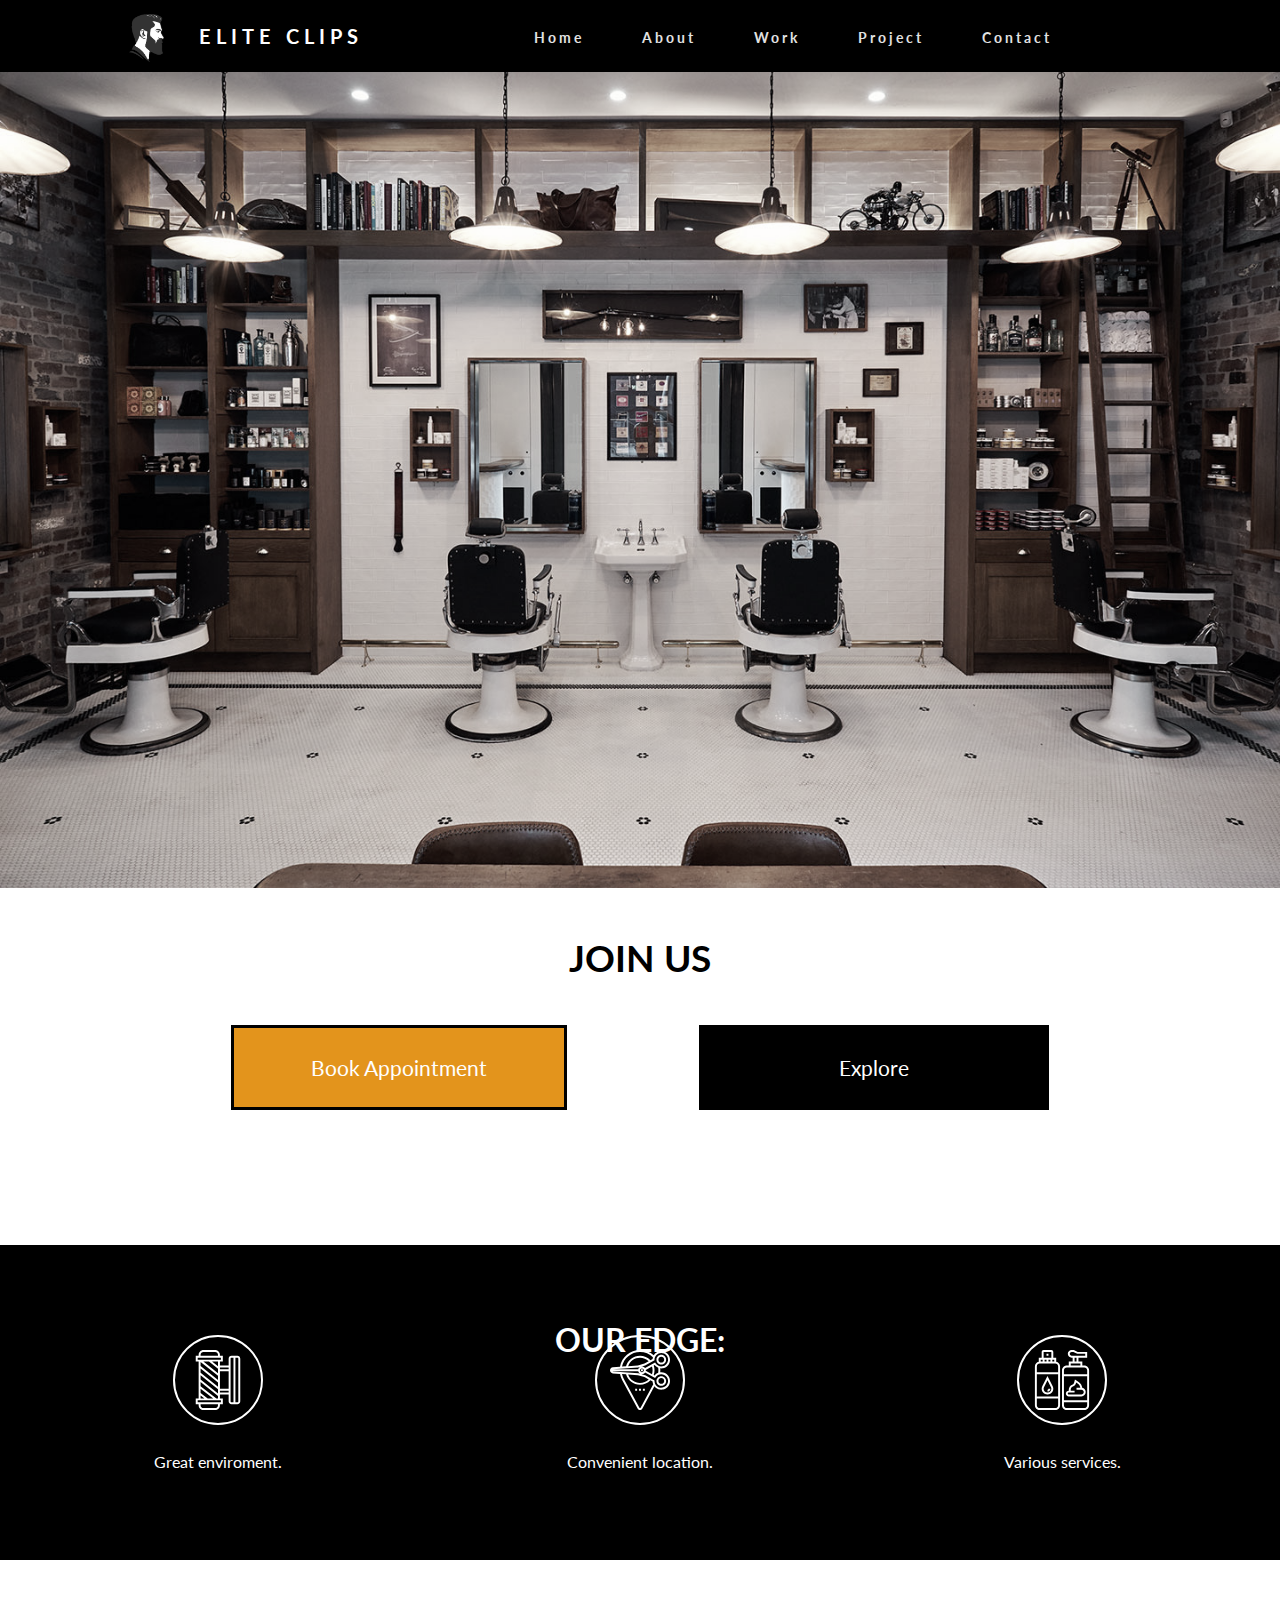
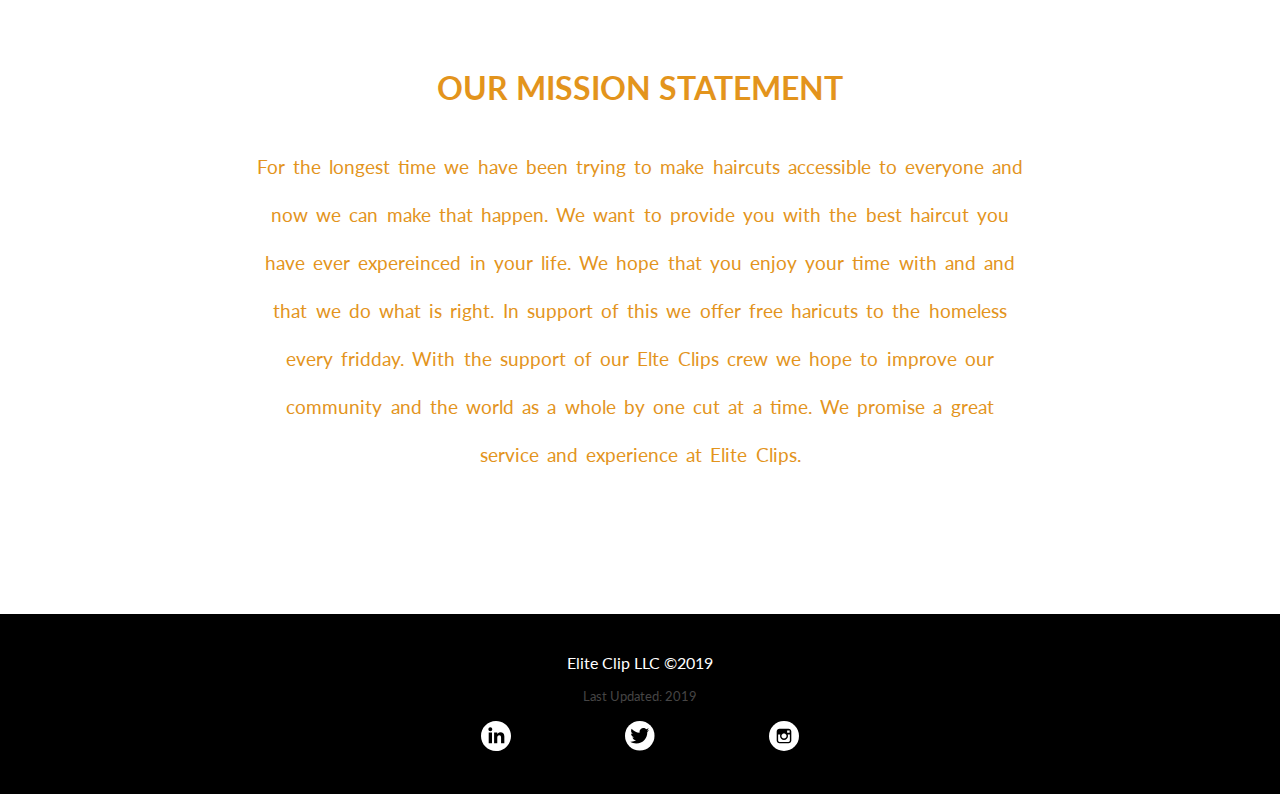
<file: index.html>
<!DOCTYPE html>
<html Lang="en">
    <head>
        <meta charset="UTF-8">
        <meta name="viewport" content="width=device-width, initial-scale=1.0">
        <meta http-equiv="X-UA-Compatible" content="ie=edge">
        <link href="https://fonts.googleapis.com/css?family=Lato&display=swap" rel="stylesheet">
        <link rel="stylesheet" href="main.css">
        <title>Elite Clips</title>
    </head>
    <body>
        <header>
            <nav>
                <div class="logo">
                    <img src="images/cutz.png">
                    <h4>Elite Clips</h4>
                </div>
                <ul class="nav-links">
                    <li>
                        <a href="index.html">Home</a>
                    </li>
                    <li>
                        <a href="about.html">About</a>
                    </li>
                    <li>
                        <a href="work.html">Work</a>
                    </li>
                    <li>
                        <a href="project.html">Project</a>
                    </li>
                    <li>
                        <a href="contact.html">Contact</a>
                    </li>
                </ul>
                <div class="burger">
                    <div class="line1"></div>
                    <div class="line2"></div>
                    <div class="line3"></div>
                </div>
            </nav>
        </header>
        <section>
            <div class="images">
              <img src="images/oshop.jpg" id="bshop">
            </div>
            <div class="hero">
                    <h1>JOIN US</h1>
                        <div class="button">
                            <a href="https://squareup.com/signup/us?lang_code=en&v=appointments" class="btn btn-one">Book Appointment</a>
                            <a href="project.html" class="btn btn-two">Explore</a>
                        </div>
                    </h1>
                </div>
        </section>
        <section>
            <div id="secsection">
                <h1 id="oure">OUR EDGE:</h1>
                <div class="spheres">
                    <div class="first sphere">
                        <svg height="45pt" viewBox="-64 0 496 496" width="45pt" xmlns="http://www.w3.org/2000/svg" xmlns:xlink="http://www.w3.org/1999/xlink"><linearGradient id="a" gradientUnits="userSpaceOnUse" x1="184" x2="184" y1="496" y2="0"><stop offset="0" stop-color="#fff"/><stop offset="1" stop-color="#fff"/></linearGradient><path d="m344 48h-48c-13.230469 0-24 10.769531-24 24v56h-72v-32h24v-48h-24v-8c0-22.054688-17.945312-40-40-40h-96c-22.054688 0-40 17.945312-40 40v8h-24v48h24v304h-24v48h24v8c0 22.054688 17.945312 40 40 40h96c22.054688 0 40-17.945312 40-40v-8h24v-48h-24v-32h72v56c0 13.230469 10.769531 24 24 24h48c13.230469 0 24-10.769531 24-24v-352c0-13.230469-10.769531-24-24-24zm-72 96v16h-72v-16zm0 32v144h-72v-144zm-232-136c0-13.230469 10.769531-24 24-24h96c13.230469 0 24 10.769531 24 24v8h-144zm-24 40v-16h192v16zm24 108.160156v-35.519531l144 115.199219v35.511718zm144 135.679688v35.511718l-144-115.199218v-35.511719zm-144-191.679688v-33.96875l144 113.6875v35.480469zm23.039062-36.160156h46.152344l74.808594 59.839844v35.648437zm71.761719 0h49.199219v39.359375zm-36.136719 304-58.664062-44v-35.816406l104.367188 79.816406zm-58.664062-24 32 24h-32zm144 80c0 13.230469-10.769531 24-24 24h-96c-13.230469 0-24-10.769531-24-24v-8h144zm24-24h-192v-16h192zm-37.289062-32-130.710938-99.953125v-35.40625l144 115.199219v20.160156zm29.289062-48v-16h72v16zm88 72v-352c0-4.40625 3.59375-8 8-8h16v368h-16c-4.40625 0-8-3.59375-8-8zm64 0c0 4.40625-3.59375 8-8 8h-16v-368h16c4.40625 0 8 3.59375 8 8zm0 0" fill="url(#a)"/></svg>
                    </div>
                    <p class="svgtext">Great enviroment.</p>
                </div>  
                <div class="spheres">
                    <div class="second sphere">
                        <svg height="45pt" viewBox="0 0 496 496" width="45pt" xmlns="http://www.w3.org/2000/svg" xmlns:xlink="http://www.w3.org/1999/xlink"><linearGradient id="a" gradientUnits="userSpaceOnUse" x1="247.9952" x2="247.9952" y1="496" y2="0"><stop offset="0" stop-color="#fff"/><stop offset="1" stop-color="#fff"/></linearGradient><path d="m272 320h16v16h-16zm-32 16h16v-16h-16zm-32 0h16v-16h-16zm176-256c0-22.054688 17.945312-40 40-40s40 17.945312 40 40-17.945312 40-40 40-40-17.945312-40-40zm16 0c0 13.230469 10.769531 24 24 24s24-10.769531 24-24-10.769531-24-24-24-24 10.769531-24 24zm64 176c0 22.054688-17.945312 40-40 40s-40-17.945312-40-40 17.945312-40 40-40 40 17.945312 40 40zm-16 0c0-13.230469-10.769531-24-24-24s-24 10.769531-24 24 10.769531 24 24 24 24-10.769531 24-24zm-192-80h16v-16h-16zm223.574219 34.222656c13.738281 16.664063 19.210937 38.585938 15.027343 60.144532-5.472656 28.167968-28.074218 50.769531-56.242187 56.234374-4.742187.917969-9.503906 1.375-14.222656 1.375-16.730469 0-32.914063-5.6875-45.90625-16.402343-4.175781-3.4375-7.863281-7.328125-11.101563-11.503907l-100.28125 184.714844c-3.769531 6.917969-10.992187 11.214844-18.847656 11.214844s-15.078125-4.296875-18.839844-11.199219l-128.871094-237.394531c-8.488281-15.652344-14.28125-32.453125-17.457031-49.941406l-59.449219-4.207032c-13.152343-1.058593-23.382812-12.144531-23.382812-25.257812s10.230469-24.199219 23.304688-25.246094l59.335937-4.203125c13.863281-79.261719 83.878906-138.550781 164.863281-138.550781h1c42.390625 0 82.136719 15.742188 113.097656 44.214844 12.4375-21.605469 35.726563-36.214844 62.398438-36.214844 20.480469 0 40.054688 8.761719 53.703125 24.039062 13.648437 15.273438 20.144531 35.792969 17.832031 56.3125-3.558594 31.535157-27.816406 57.273438-58.960937 62.578126-7.230469 1.230468-14.429688 1.253906-21.4375.375.503906 5.375.863281 10.785156.863281 16.199218 0 5.6875-.398438 11.398438-.984375 17.097656 2.960937-.371093 5.953125-.601562 8.984375-.601562 21.574219 0 41.832031 9.558594 55.574219 26.222656zm-189.382813-82.535156-31.183594 8.816406c1.640626-.257812 3.289063-.503906 4.992188-.503906 10.816406 0 20.351562 5.425781 26.152344 13.664062l82.6875-45.792968 4.054687 6.3125c12.183594 18.992187 34.570313 28.777344 56.992188 24.976562 23.785156-4.046875 43.023437-24.488281 45.746093-48.601562 1.832032-16.230469-3.089843-31.804688-13.847656-43.855469-10.625-11.886719-25.855468-18.703125-41.785156-18.703125-30.871094 0-56 25.121094-56 56v4.703125zm77.808594 40.3125c0 13.558594-2.359375 26.769531-6.769531 39.40625l6.585937 3.648438c8.121094-10.183594 18.726563-17.773438 30.625-22.292969.992188-7.058594 1.558594-14.195313 1.558594-21.257813 0-6.769531-.511719-13.542968-1.398438-20.207031-11.929687-4.503906-22.609374-12.136719-30.785156-22.34375l-6.59375 3.648437c4.417969 12.628907 6.777344 25.839844 6.777344 39.398438zm-72 0c0 1.0625-.214844 2.070312-.3125 3.113281l51.359375 28.4375c3.234375-10.160156 4.953125-20.71875 4.953125-31.550781 0-10.824219-1.71875-21.390625-4.960938-31.550781l-51.359374 28.4375c.105468 1.042969.320312 2.050781.320312 3.113281zm-32-16c-8.824219 0-16 7.175781-16 16s7.175781 16 16 16 16-7.175781 16-16-7.175781-16-16-16zm20.921875-39.441406 35.132813-19.519532c-19.285157-18.566406-44.976563-29.039062-72.054688-29.039062-44.9375 0-83.839844 28.214844-98.191406 69.800781l80.792968-5.722656zm-185.769531 24.824218 33.542968-2.375c14.640626-51.496093 61.160157-87.007812 115.304688-87.007812 32.863281 0 63.871094 13.488281 86.457031 37.03125l17.703125-9.832031c.351563-5.304688 1.335938-10.429688 2.785156-15.367188-28.546874-28.230469-66.203124-43.832031-106.449218-43.832031h-1c-71.894532 0-134.214844 51.679688-148.34375 121.382812zm-78.449219 22.617188h212.433594c2.480469-9.542969 9.175781-17.382812 18.054687-21.289062l-18.632812 5.265624-208.054688 14.71875c-1.390625.121094-2.648437.625-3.800781 1.304688zm213.488281 32.3125 16.777344 4.855469c-8.769531-3.9375-15.375-11.703125-17.839844-21.167969h-212.402344c1.167969.679688 2.441407 1.191406 3.867188 1.304688zm-3.589844 15.609375-80.792968-5.722656c14.351562 41.585937 53.253906 69.800781 98.191406 69.800781 27.078125 0 52.769531-10.480469 72.0625-29.039062l-35.140625-19.519532zm127.085938 75.988281c-3.0625-7.285156-5-15.070312-5.527344-23.117187l-17.695312-9.832031c-22.59375 23.550781-53.601563 37.039062-86.464844 37.039062-54.144531 0-100.664062-35.511719-115.296875-87.007812l-33.335937-2.359376c3.015624 14.367188 7.960937 28.191407 14.984374 41.144532l128.855469 237.375c1.90625 3.503906 7.664063 3.519531 9.585938-.007813zm109.542969-63.511718c-10.6875-12.957032-26.4375-20.398438-43.230469-20.398438-19.128906 0-36.734375 9.65625-47.113281 25.816406l-4.054688 6.3125-82.6875-45.792968c-5.792969 8.238281-15.328125 13.664062-26.144531 13.664062-1.703125 0-3.335938-.246094-4.96875-.503906l32.855469 9.511718 76.113281 42.289063v4.703125c0 16.785156 7.441406 32.542969 20.40625 43.230469 12.960938 10.691406 30.074219 14.9375 46.90625 11.664062 21.832031-4.238281 39.34375-21.757812 43.582031-43.582031 3.273438-16.847656-.972656-33.953125-11.664062-46.914062zm0 0" fill="url(#a)"/></svg>
                    </div>
                    <p class="svgtext">Convenient location.</p>
                </div> 
                <div class="spheres">
                    <div class="third sphere">
                        <svg height="45pt" viewBox="-24 0 496 496" width="45pt" xmlns="http://www.w3.org/2000/svg" xmlns:xlink="http://www.w3.org/1999/xlink"><linearGradient id="a" gradientUnits="userSpaceOnUse" x1="224" x2="224" y1="496" y2="0"><stop offset="0" stop-color="#fff"/><stop offset="1" stop-color="#fff"/></linearGradient><path d="m408 128h-16v-32h-32v-32h72v-48h-78.113281l-32-16h-17.886719c-17.648438 0-32 14.351562-32 32s14.351562 32 32 32h8v32h-32v32h-16c-22.054688 0-40 17.945312-40 40v288c0 22.054688 17.945312 40 40 40h144c22.054688 0 40-17.945312 40-40v-288c0-22.054688-17.945312-40-40-40zm-120-96c0-8.824219 7.175781-16 16-16h14.113281l32 16h65.886719v16h-112c-8.824219 0-16-7.175781-16-16zm40 32h16v32h-16zm-32 48h80v16h-80zm-32 32h144c13.230469 0 24 10.769531 24 24v32h-192v-32c0-13.230469 10.769531-24 24-24zm168 72v200h-192v-200zm-24 264h-144c-13.230469 0-24-10.769531-24-24v-24h192v24c0 13.230469-10.769531 24-24 24zm-128-96h104c19.847656 0 36-16.152344 36-36 0-17.257812-12.214844-31.6875-28.441406-35.167969-2.101563-19.921875-12.847656-37.976562-29.742188-49.230469l-30.824218-20.546874-6.257813 25.035156c-2.191406 8.773437-8.511719 16.023437-16.917969 19.375-16.894531 6.75-27.816406 22.878906-27.816406 41.078125v7.457031c-13.230469 0-24 10.769531-24 24s10.769531 24 24 24zm0-32h48v-16h-32v-7.457031c0-11.621094 6.976562-21.917969 17.761719-26.230469 13.160156-5.257812 23.0625-16.609375 26.496093-30.359375l.75-3 11.929688 7.949219c12.183594 8.121094 20.160156 20.882812 22.367188 35.097656h-31.304688v16h40c11.023438 0 20 8.96875 20 20s-8.976562 20-20 20h-104c-4.40625 0-8-3.585938-8-8s3.59375-8 8-8zm-104-255.191406v-32.808594h-24v-48c0-8.824219-7.175781-16-16-16h-64c-8.824219 0-16 7.175781-16 16v48h-24v32.808594c-18.230469 3.71875-32 19.878906-32 39.191406v320c0 22.054688 17.945312 40 40 40h128c22.054688 0 40-17.945312 40-40v-320c0-19.3125-13.769531-35.472656-32-39.191406zm-16-.808594h-16v-16h16zm-64-16v16h-16v-16zm16 0h16v16h-16zm-40-64h64v48h-64zm-8 64v16h-16v-16zm-24 32h128c13.230469 0 24 10.769531 24 24v48h-176v-48c0-13.230469 10.769531-24 24-24zm152 88v184h-176v-184zm-24 280h-128c-13.230469 0-24-10.769531-24-24v-56h176v56c0 13.230469-10.769531 24-24 24zm-56-448v16h-16v-16zm-9.167969 336h2.335938c25.824219 0 46.832031-21.007812 46.832031-46.832031 0-7.230469-1.710938-14.480469-4.945312-20.945313l-43.054688-86.109375-43.054688 86.109375c-3.234374 6.464844-4.945312 13.707032-4.945312 20.945313 0 25.824219 21.007812 46.832031 46.832031 46.832031zm-27.574219-60.625 28.742188-57.488281 28.742188 57.488281c2.128906 4.257812 3.257812 9.03125 3.257812 13.792969 0 17-13.832031 30.832031-30.832031 30.832031h-2.335938c-17 0-30.832031-13.832031-30.832031-30.832031 0-4.761719 1.128906-9.535157 3.257812-13.792969zm28.742188 36.625v-16c4.40625 0 8-3.585938 8-8h16c0 13.230469-10.769531 24-24 24zm0 0" fill="url(#a)"/></svg>
                    </div>
                    <p class="svgtext">Various services.</p>
                </div> 
            </div>
        </section>
        <article id="ourmission">
            <h1 id="sectitle">OUR MISSION STATEMENT</h1>
            <p id="missiondes">For the longest time we have been trying to make haircuts accessible to everyone and now we can make that happen. We want to provide you with the best haircut you have ever expereinced in your life. We hope that you enjoy your time with and and that we do what is right. In support of this we offer free haricuts to the homeless every fridday. With the support of our Elte Clips crew we hope to improve our community and the world as a whole by one cut at a time. We promise a great service and experience at Elite Clips. </p>
        </article>
        <footer class="footer">
            <p class="footers company">
                Elite Clip LLC &copy2019
            </p>
            <p class="footers update">
                Last Updated: 2019
            </p>
            <div>
                <div class="linkedin">
                    <a href="https://www.linkedin.com/uas/login">
                      <svg xmlns="http://www.w3.org/2000/svg" width="30" height="30" viewBox="7.025 7.025 497.951 497.95"><linearGradient id="a" gradientUnits="userSpaceOnUse" x1="-974.482" y1="1306.773" x2="-622.378" y2="1658.877" gradientTransform="translate(1054.43 -1226.825)"><stop offset="0" stop-color="#FFF"/><stop offset="1" stop-color="#FFF"/></linearGradient><path d="M256 7.025C118.494 7.025 7.025 118.494 7.025 256S118.494 504.975 256 504.975 504.976 393.506 504.976 256C504.975 118.494 393.504 7.025 256 7.025zm-66.427 369.343h-54.665V199.761h54.665v176.607zM161.98 176.633c-17.853 0-32.326-14.591-32.326-32.587 0-17.998 14.475-32.588 32.326-32.588s32.324 14.59 32.324 32.588c.001 17.997-14.472 32.587-32.324 32.587zm232.45 199.735h-54.4v-92.704c0-25.426-9.658-39.619-29.763-39.619-21.881 0-33.312 14.782-33.312 39.619v92.704h-52.43V199.761h52.43v23.786s15.771-29.173 53.219-29.173c37.449 0 64.257 22.866 64.257 70.169l-.001 111.825z" fill="url(#a)"/></svg>
                    </a>
                </div>
                <div class="twitter">
                    <a href="https://twitter.com/">
                      <svg xmlns="http://www.w3.org/2000/svg" width="29.5" height="29.5" viewBox="126.444 2.281 589 589"><circle cx="420.944" cy="296.781" r="294.5" fill="#FFF"/><path d="M609.773 179.634c-13.891 6.164-28.811 10.331-44.498 12.204 16.01-9.587 28.275-24.779 34.066-42.86a154.78 154.78 0 0 1-49.209 18.801c-14.125-15.056-34.267-24.456-56.551-24.456-42.773 0-77.462 34.675-77.462 77.473 0 6.064.683 11.98 1.996 17.66-64.389-3.236-121.474-34.079-159.684-80.945-6.672 11.446-10.491 24.754-10.491 38.953 0 26.875 13.679 50.587 34.464 64.477a77.122 77.122 0 0 1-35.097-9.686v.979c0 37.54 26.701 68.842 62.145 75.961-6.511 1.784-13.344 2.716-20.413 2.716-4.998 0-9.847-.473-14.584-1.364 9.859 30.769 38.471 53.166 72.363 53.799-26.515 20.785-59.925 33.175-96.212 33.175-6.25 0-12.427-.373-18.491-1.104 34.291 21.988 75.006 34.824 118.759 34.824 142.496 0 220.428-118.052 220.428-220.428 0-3.361-.074-6.697-.236-10.021a157.855 157.855 0 0 0 38.707-40.158z" fill="#000"/></svg>
                    </a>
                </div>
                <div class="instagram">
                    <a href="https://www.instagram.com/accounts/login/?hl=en">
                      <svg xmlns="http://www.w3.org/2000/svg" width="30" height="30" viewBox="49.605 0 2834.65 2834.649"><circle cx="1466.93" cy="1417.324" r="1417.324" fill="#fff"/><path d="M1892.128 726.379h-850.395c-147.639 0-265.749 118.11-265.749 265.749v850.394c0 147.639 118.11 265.748 265.749 265.748h850.395c147.638 0 265.749-118.109 265.749-265.748V992.127c0-147.638-118.112-265.748-265.749-265.748zm76.772 159.449h29.527V1122.048h-236.221v-236.22H1968.9zm-696.851 389.765c41.338-59.056 118.11-100.395 194.882-100.395s153.544 41.339 194.882 100.395c29.527 41.338 47.244 88.582 47.244 141.732 0 135.826-112.205 242.126-242.126 242.126-129.922 0-242.126-106.299-242.126-242.126-.001-53.15 17.716-100.394 47.244-141.732zm750.001 566.929c0 70.867-59.056 129.922-129.922 129.922h-850.395c-70.866 0-129.922-59.055-129.922-129.922v-566.929h206.693c-17.717 41.338-29.527 94.488-29.527 141.732 0 206.693 171.26 377.953 377.953 377.953s377.953-171.26 377.953-377.953c0-47.244-11.812-100.395-29.527-141.732h206.692l.002 566.929z" fill="#000"/></svg>
                    </a>
                </div>
            </div>
        </footer>
    </body>
    <script src="script.js"></script>
</html>
</file>
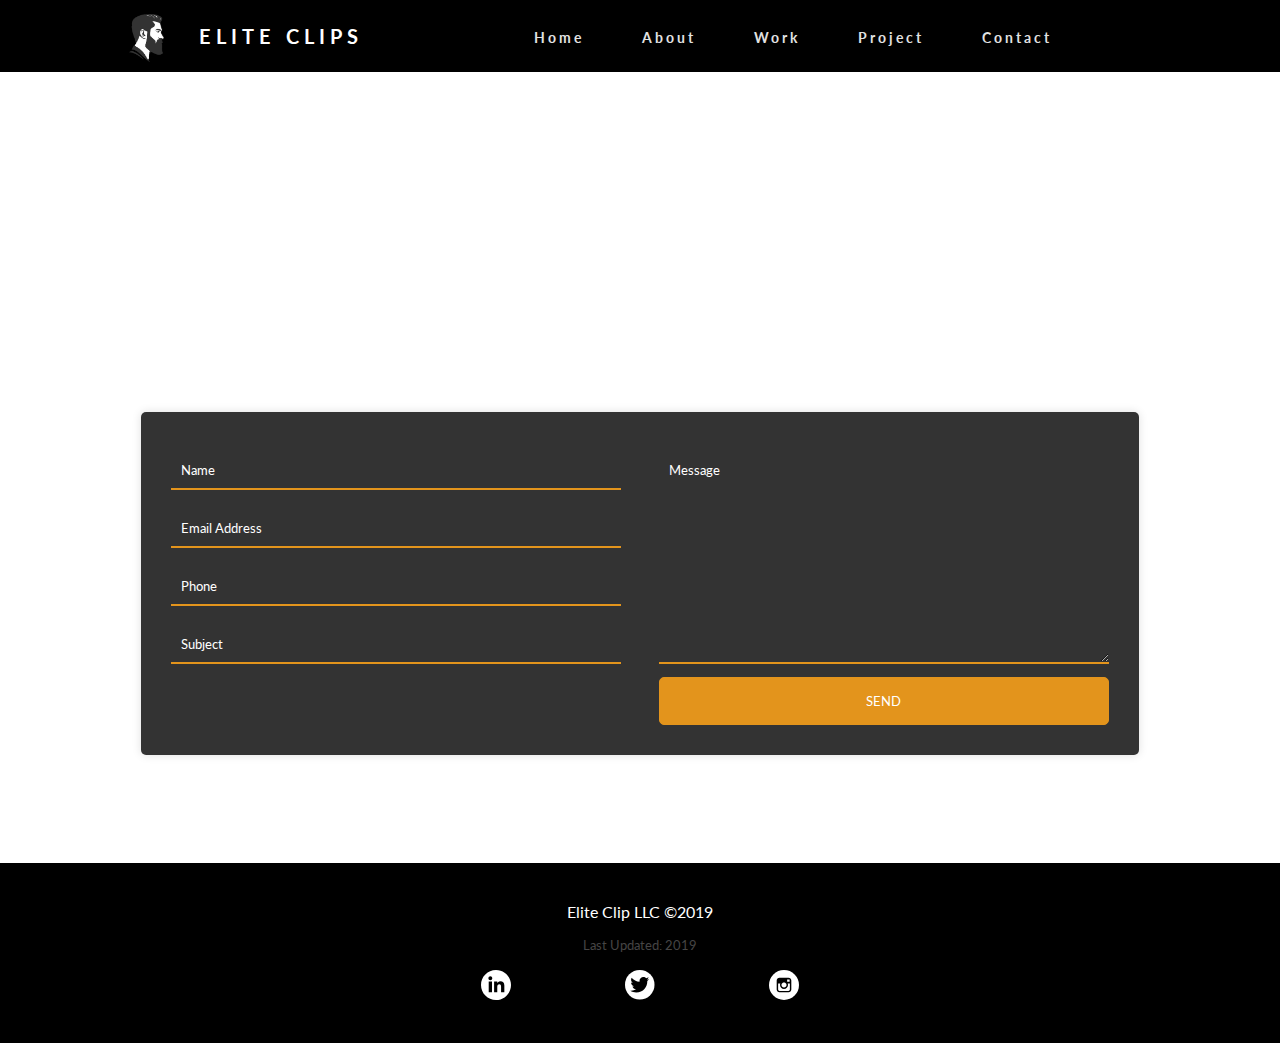
<file: contact.html>
<!DOCTYPE html>
<html Lang="en">
    <head>
        <meta charset="UTF-8">
        <meta name="viewport" content="width=device-width, initial-scale=1.0">
        <meta http-equiv="X-UA-Compatible" content="ie=edge">
        <link href="https://fonts.googleapis.com/css?family=Lato&display=swap" rel="stylesheet">
        <link rel="stylesheet" href="main.css">
        <title>Elite Clips</title>
    </head>
    <body id="contactimg">
        <header>
            <nav>
                <div class="logo">
                    <img src="images/cutz.png">
                    <h4>Elite Clips</h4>
                </div>
                <ul class="nav-links">
                    <li>
                        <a href="index.html">Home</a>
                    </li>
                    <li>
                        <a href="about.html">About</a>
                    </li>
                    <li>
                        <a href="work.html">Work</a>
                    </li>
                    <li>
                        <a href="project.html">Project</a>
                    </li>
                    <li>
                        <a href="contact.html">Contact</a>
                    </li>
                </ul>
                <div class="burger">
                    <div class="line1"></div>
                    <div class="line2"></div>
                    <div class="line3"></div>
                </div>
            </nav>
        </header>
        <article>
            <h1 id="ctitle">Contact US</h1>
            <div id="cflex">
                <div class="conwords twords">
                    <p>Feel free to contact us about any pending questions or concerns you may have. If you feel your experience has been one of a kind we encourage you to send that experience to our team. In any other case feel free to email or call me.</p>
                </div>
                <div class="conwords moffice">
                    <h4>MAIN OFFICE</h4>
                    <p>7601 Southwest Parkway</p>
                    <p>Austin, TX 78735</p>
                    <p>1-843-534-9152</p>
                    <p>santiagoramiro4@gmail.com</p>
                </div>
            </div>
        </article>
        <section>
            <div class="wrapperv">
                <form action="mail_handler.php" method="POST" name="form" class="contact-form">
                    <div class="input-fields">
                        <input id="name" type="text" class="input" placeholder="Name" name="name">
                        <input id="email" type="email" name="email" pattern="[a-z0-9._%+-]+@[a-z0-9.-]+\.[a-z]{2,}$" class="input" placeholder="Email Address">
                        <input id="phone" type="tel" name="phone" class="input" placeholder="Phone">
                        <input id="subject" type="text" name="subject" class="input" placeholder="Subject">
                    </div>
                    <div class="mess">
                        <textarea name="msg" placeholder="Message"></textarea>
                        <div id="sendbtn">
                            <button type="submit" name="submit" value="Send" class="btnv">Send</button>     <!---with div it looks better but leave at button-->
                        </div>
                    </div>
                </form>
            </div>
        </section>
        <footer class="footer">
            <p class="footers company">
                Elite Clip LLC &copy2019
            </p>
            <p class="footers update">
                Last Updated: 2019
            </p>
            <div>
                <div class="linkedin">
                    <a href="https://www.linkedin.com/uas/login">
                      <svg xmlns="http://www.w3.org/2000/svg" width="30" height="30" viewBox="7.025 7.025 497.951 497.95"><linearGradient id="a" gradientUnits="userSpaceOnUse" x1="-974.482" y1="1306.773" x2="-622.378" y2="1658.877" gradientTransform="translate(1054.43 -1226.825)"><stop offset="0" stop-color="#FFF"/><stop offset="1" stop-color="#FFF"/></linearGradient><path d="M256 7.025C118.494 7.025 7.025 118.494 7.025 256S118.494 504.975 256 504.975 504.976 393.506 504.976 256C504.975 118.494 393.504 7.025 256 7.025zm-66.427 369.343h-54.665V199.761h54.665v176.607zM161.98 176.633c-17.853 0-32.326-14.591-32.326-32.587 0-17.998 14.475-32.588 32.326-32.588s32.324 14.59 32.324 32.588c.001 17.997-14.472 32.587-32.324 32.587zm232.45 199.735h-54.4v-92.704c0-25.426-9.658-39.619-29.763-39.619-21.881 0-33.312 14.782-33.312 39.619v92.704h-52.43V199.761h52.43v23.786s15.771-29.173 53.219-29.173c37.449 0 64.257 22.866 64.257 70.169l-.001 111.825z" fill="url(#a)"/></svg>
                    </a>
                </div>
                <div class="twitter">
                    <a href="https://twitter.com/">
                      <svg xmlns="http://www.w3.org/2000/svg" width="29.5" height="29.5" viewBox="126.444 2.281 589 589"><circle cx="420.944" cy="296.781" r="294.5" fill="#FFF"/><path d="M609.773 179.634c-13.891 6.164-28.811 10.331-44.498 12.204 16.01-9.587 28.275-24.779 34.066-42.86a154.78 154.78 0 0 1-49.209 18.801c-14.125-15.056-34.267-24.456-56.551-24.456-42.773 0-77.462 34.675-77.462 77.473 0 6.064.683 11.98 1.996 17.66-64.389-3.236-121.474-34.079-159.684-80.945-6.672 11.446-10.491 24.754-10.491 38.953 0 26.875 13.679 50.587 34.464 64.477a77.122 77.122 0 0 1-35.097-9.686v.979c0 37.54 26.701 68.842 62.145 75.961-6.511 1.784-13.344 2.716-20.413 2.716-4.998 0-9.847-.473-14.584-1.364 9.859 30.769 38.471 53.166 72.363 53.799-26.515 20.785-59.925 33.175-96.212 33.175-6.25 0-12.427-.373-18.491-1.104 34.291 21.988 75.006 34.824 118.759 34.824 142.496 0 220.428-118.052 220.428-220.428 0-3.361-.074-6.697-.236-10.021a157.855 157.855 0 0 0 38.707-40.158z" fill="#000"/></svg>
                    </a>
                </div>
                <div class="instagram">
                    <a href="https://www.instagram.com/accounts/login/?hl=en">
                      <svg xmlns="http://www.w3.org/2000/svg" width="30" height="30" viewBox="49.605 0 2834.65 2834.649"><circle cx="1466.93" cy="1417.324" r="1417.324" fill="#fff"/><path d="M1892.128 726.379h-850.395c-147.639 0-265.749 118.11-265.749 265.749v850.394c0 147.639 118.11 265.748 265.749 265.748h850.395c147.638 0 265.749-118.109 265.749-265.748V992.127c0-147.638-118.112-265.748-265.749-265.748zm76.772 159.449h29.527V1122.048h-236.221v-236.22H1968.9zm-696.851 389.765c41.338-59.056 118.11-100.395 194.882-100.395s153.544 41.339 194.882 100.395c29.527 41.338 47.244 88.582 47.244 141.732 0 135.826-112.205 242.126-242.126 242.126-129.922 0-242.126-106.299-242.126-242.126-.001-53.15 17.716-100.394 47.244-141.732zm750.001 566.929c0 70.867-59.056 129.922-129.922 129.922h-850.395c-70.866 0-129.922-59.055-129.922-129.922v-566.929h206.693c-17.717 41.338-29.527 94.488-29.527 141.732 0 206.693 171.26 377.953 377.953 377.953s377.953-171.26 377.953-377.953c0-47.244-11.812-100.395-29.527-141.732h206.692l.002 566.929z" fill="#000"/></svg>
                    </a>
                </div>
            </div>
        </footer>
    </body>
    <script src="script.js"></script>
</html>
</file>
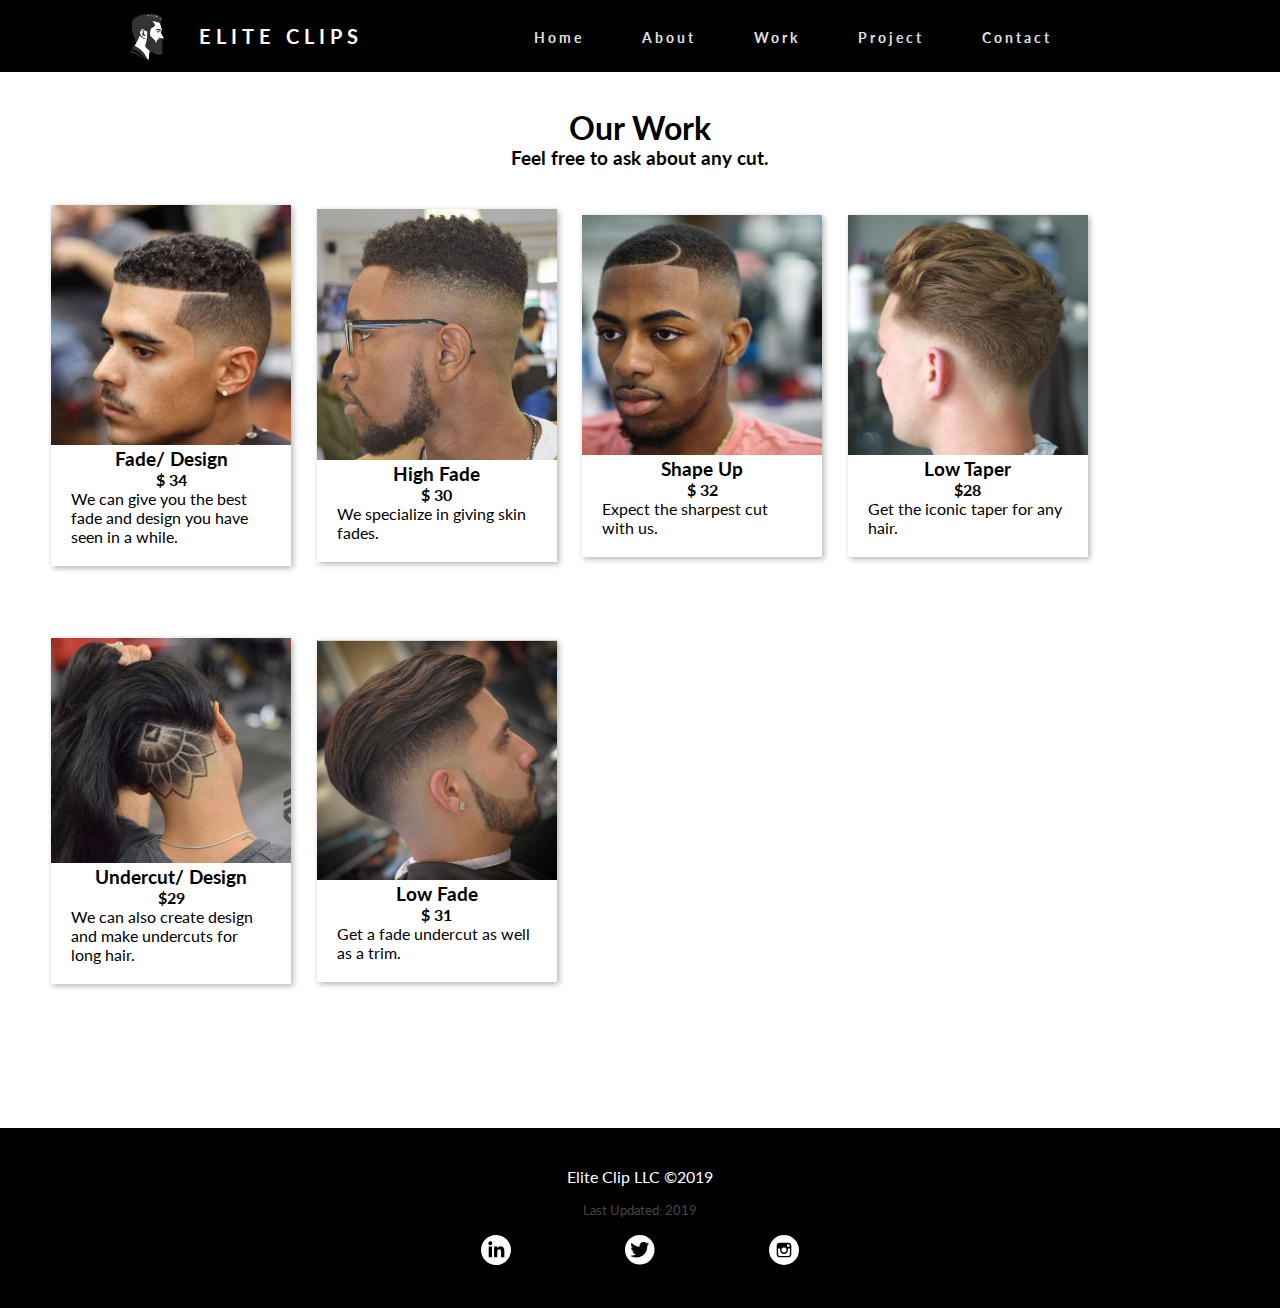
<file: project.html>
<!DOCTYPE html>
<html Lang="en">
    <head>
        <meta charset="UTF-8">
        <meta name="viewport" content="width=device-width, initial-scale=1.0">
        <meta http-equiv="X-UA-Compatible" content="ie=edge">
        <link href="https://fonts.googleapis.com/css?family=Lato&display=swap" rel="stylesheet">
        <link rel="stylesheet" href="main.css">
        <title>Elite Clips</title>
    </head>
    <body>
        <header>
            <nav>
                <div class="logo">
                    <img src="images/cutz.png">
                    <h4>Elite Clips</h4>
                </div>
                <ul class="nav-links">
                    <li>
                        <a href="index.html">Home</a>
                    </li>
                    <li>
                        <a href="about.html">About</a>
                    </li>
                    <li>
                        <a href="work.html">Work</a>
                    </li>
                    <li>
                        <a href="project.html">Project</a>
                    </li>
                    <li>
                        <a href="contact.html">Contact</a>
                    </li>
                </ul>
                <div class="burger">
                    <div class="line1"></div>
                    <div class="line2"></div>
                    <div class="line3"></div>
                </div>
            </nav>
        </header>
        <section>
            <div class="typeofc">
                <h1 id="pho">Our Work</h1>
                <h3 id="pht">Feel free to ask about any cut.</h3>
                <main class="cards">
                <article class="card">
                    <img src="images/fadel.jpg" width="250">
                    <div class="text">
                    <h3 class="ssec">Fade/ Design</h3>
                    <h4 class="ssec">$ 34</h4>
                    <p>We can give you the best fade and design you have seen in a while.</p>
                    </div>
                </article>
                <article class="card">
                    <img src="images/fadem.jpg">
                    <div class="text">
                    <h3 class="ssec">High Fade</h3>
                    <h4 class="ssec">$ 30</h4>
                    <p>We specialize in giving skin fades.</p>
                    </div>
                </article>
                <article class="card">
                    <img src="images/fadew.jpg">
                    <div class="text">
                    <h3 class="ssec">Shape Up</h3>
                    <h4 class="ssec">$ 32</h4>
                    <p>Expect the sharpest cut with us.</p>
                    </div>
                </article>
                <article class="card">
                    <img src="images/fadewm.jpg">
                    <div class="text">
                    <h3 class="ssec">Low Taper</h3>
                    <h4 class="ssec">$28</h4>
                    <p>Get the iconic taper for any hair.</p>
                    </div>
                </article>
                <article class="card">
                    <img src="images/undercr.jpg">
                    <div class="text">
                    <h3 class="ssec">Undercut/ Design</h3>
                    <h4 class="ssec">$29</h4>
                    <p>We can also create design and make undercuts for long hair.</p>
                </article>
                <article class="card">
                    <img src="images/underq.jpg">
                    <div class="text">
                    <h3 class="ssec">Low Fade</h3>
                    <h4 class="ssec">$ 31</h4>
                    <p>Get a fade undercut as well as a trim.</p>
                    </div>
                </article>
                </main>
            </div>
        </section>
        <footer class="footer">
            <p class="footers company">
                Elite Clip LLC &copy2019
            </p>
            <p class="footers update">
                Last Updated: 2019
            </p>
            <div>
                <div class="linkedin">
                    <a href="https://www.linkedin.com/uas/login">
                      <svg xmlns="http://www.w3.org/2000/svg" width="30" height="30" viewBox="7.025 7.025 497.951 497.95"><linearGradient id="a" gradientUnits="userSpaceOnUse" x1="-974.482" y1="1306.773" x2="-622.378" y2="1658.877" gradientTransform="translate(1054.43 -1226.825)"><stop offset="0" stop-color="#FFF"/><stop offset="1" stop-color="#FFF"/></linearGradient><path d="M256 7.025C118.494 7.025 7.025 118.494 7.025 256S118.494 504.975 256 504.975 504.976 393.506 504.976 256C504.975 118.494 393.504 7.025 256 7.025zm-66.427 369.343h-54.665V199.761h54.665v176.607zM161.98 176.633c-17.853 0-32.326-14.591-32.326-32.587 0-17.998 14.475-32.588 32.326-32.588s32.324 14.59 32.324 32.588c.001 17.997-14.472 32.587-32.324 32.587zm232.45 199.735h-54.4v-92.704c0-25.426-9.658-39.619-29.763-39.619-21.881 0-33.312 14.782-33.312 39.619v92.704h-52.43V199.761h52.43v23.786s15.771-29.173 53.219-29.173c37.449 0 64.257 22.866 64.257 70.169l-.001 111.825z" fill="url(#a)"/></svg>
                    </a>
                </div>
                <div class="twitter">
                    <a href="https://twitter.com/">
                      <svg xmlns="http://www.w3.org/2000/svg" width="29.5" height="29.5" viewBox="126.444 2.281 589 589"><circle cx="420.944" cy="296.781" r="294.5" fill="#FFF"/><path d="M609.773 179.634c-13.891 6.164-28.811 10.331-44.498 12.204 16.01-9.587 28.275-24.779 34.066-42.86a154.78 154.78 0 0 1-49.209 18.801c-14.125-15.056-34.267-24.456-56.551-24.456-42.773 0-77.462 34.675-77.462 77.473 0 6.064.683 11.98 1.996 17.66-64.389-3.236-121.474-34.079-159.684-80.945-6.672 11.446-10.491 24.754-10.491 38.953 0 26.875 13.679 50.587 34.464 64.477a77.122 77.122 0 0 1-35.097-9.686v.979c0 37.54 26.701 68.842 62.145 75.961-6.511 1.784-13.344 2.716-20.413 2.716-4.998 0-9.847-.473-14.584-1.364 9.859 30.769 38.471 53.166 72.363 53.799-26.515 20.785-59.925 33.175-96.212 33.175-6.25 0-12.427-.373-18.491-1.104 34.291 21.988 75.006 34.824 118.759 34.824 142.496 0 220.428-118.052 220.428-220.428 0-3.361-.074-6.697-.236-10.021a157.855 157.855 0 0 0 38.707-40.158z" fill="#000"/></svg>
                    </a>
                </div>
                <div class="instagram">
                    <a href="https://www.instagram.com/accounts/login/?hl=en">
                      <svg xmlns="http://www.w3.org/2000/svg" width="30" height="30" viewBox="49.605 0 2834.65 2834.649"><circle cx="1466.93" cy="1417.324" r="1417.324" fill="#fff"/><path d="M1892.128 726.379h-850.395c-147.639 0-265.749 118.11-265.749 265.749v850.394c0 147.639 118.11 265.748 265.749 265.748h850.395c147.638 0 265.749-118.109 265.749-265.748V992.127c0-147.638-118.112-265.748-265.749-265.748zm76.772 159.449h29.527V1122.048h-236.221v-236.22H1968.9zm-696.851 389.765c41.338-59.056 118.11-100.395 194.882-100.395s153.544 41.339 194.882 100.395c29.527 41.338 47.244 88.582 47.244 141.732 0 135.826-112.205 242.126-242.126 242.126-129.922 0-242.126-106.299-242.126-242.126-.001-53.15 17.716-100.394 47.244-141.732zm750.001 566.929c0 70.867-59.056 129.922-129.922 129.922h-850.395c-70.866 0-129.922-59.055-129.922-129.922v-566.929h206.693c-17.717 41.338-29.527 94.488-29.527 141.732 0 206.693 171.26 377.953 377.953 377.953s377.953-171.26 377.953-377.953c0-47.244-11.812-100.395-29.527-141.732h206.692l.002 566.929z" fill="#000"/></svg>
                    </a>
                </div>
            </div>
        </footer>
    </body>
    <script src="script.js"></script>
</html>
</file>
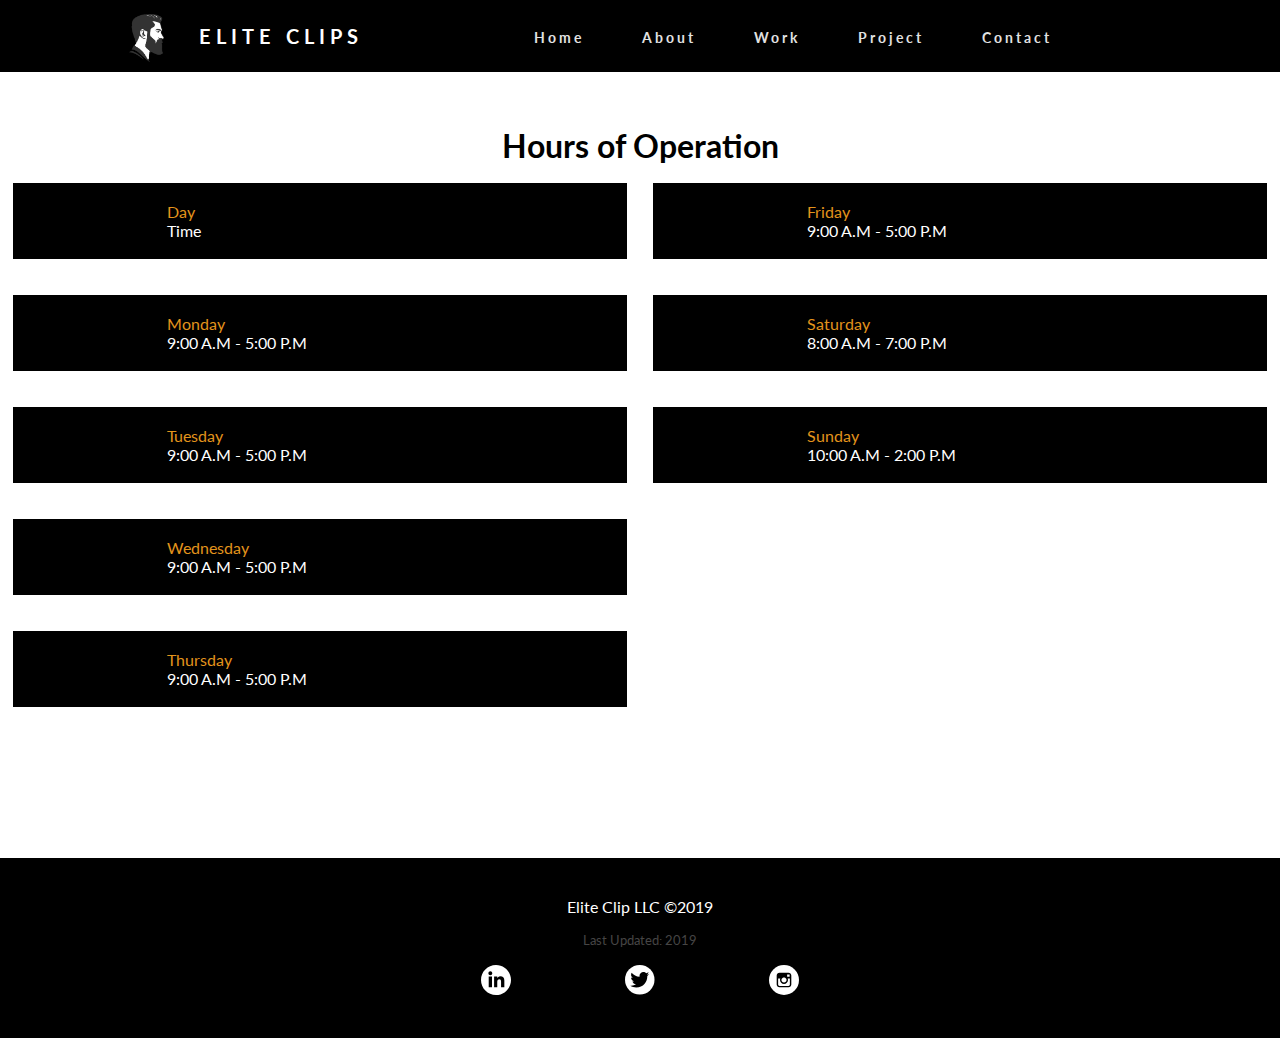
<file: work.html>
<!DOCTYPE html>
<html Lang="en">
    <head>
        <meta charset="UTF-8">
        <meta name="viewport" content="width=device-width, initial-scale=1.0">
        <meta http-equiv="X-UA-Compatible" content="ie=edge">
        <link href="https://fonts.googleapis.com/css?family=Lato&display=swap" rel="stylesheet">
        <link rel="stylesheet" href="main.css">
        <title>Elite Clips</title>
    </head>
    <body>
        <header>
            <nav>
                <div class="logo">
                    <img src="images/cutz.png">
                    <h4>Elite Clips</h4>
                </div>
                <ul class="nav-links">
                    <li>
                        <a href="index.html">Home</a>
                    </li>
                    <li>
                        <a href="about.html">About</a>
                    </li>
                    <li>
                        <a href="work.html">Work</a>
                    </li>
                    <li>
                        <a href="project.html">Project</a>
                    </li>
                    <li>
                        <a href="contact.html">Contact</a>
                    </li>
                </ul>
                <div class="burger">
                    <div class="line1"></div>
                    <div class="line2"></div>
                    <div class="line3"></div>
                </div>
            </nav>
        </header>
        <section>
            <div>
                <h1 id="hoursofo">Hours of Operation</h1>
            </div>
            </div>
            <div class="table-container">
                <div class="flex-table header" role="rowgroup">
                    <div class="flex-row one" role="columnheader">Day</div>
                    <div class="flex-row two" role="columnheader">Time</div>
                </div>
                <div class="flex-table row" role="rowgroup">
                    <div class="flex-row first one" role="cell"></> Monday</div>
                    <div class="flex-row two" role="cell">9:00 A.M - 5:00 P.M</div>
                </div>
                <div class="flex-table row" role="rowgroup">
                    <div class="flex-row first one"  role="cell">Tuesday</div>
                    <div class="flex-row two" role="cell">9:00 A.M - 5:00 P.M</div>
                </div>
                
                <div class="flex-table row" role="rowgroup">
                    <div class="flex-row first one" role="cell">Wednesday</div>
                    <div class="flex-row two" role="cell">9:00 A.M - 5:00 P.M</div>
                </div>
                <div class="flex-table row" role="rowgroup">
                    <div class="flex-row first one" role="cell">Thursday</div>
                    <div class="flex-row two" role="cell">9:00 A.M - 5:00 P.M</div>
                </div>
                <div class="flex-table row" role="rowgroup">
                    <div class="flex-row first one" role="cell">Friday</div>
                    <div class="flex-row two" role="cell">9:00 A.M - 5:00 P.M</div>
                </div>
                    <div class="flex-table row" role="rowgroup">
                    <div class="flex-row first one" role="cell">Saturday</div>
                <div class="flex-row two" role="cell">8:00 A.M - 7:00 P.M</div>
                </div>
                <div class="flex-table row" role="rowgroup">
                    <div class="flex-row first one" role="cell">Sunday</div>
                    <div class="flex-row two" role="cell">10:00 A.M - 2:00 P.M</div>
                </div>
    </div>           
        </section>
        <footer class="footer">
            <p class="footers company">
                Elite Clip LLC &copy2019
            </p>
            <p class="footers update">
                Last Updated: 2019
            </p>
            <div>
                <div class="linkedin">
                    <a href="https://www.linkedin.com/uas/login">
                      <svg xmlns="http://www.w3.org/2000/svg" width="30" height="30" viewBox="7.025 7.025 497.951 497.95"><linearGradient id="a" gradientUnits="userSpaceOnUse" x1="-974.482" y1="1306.773" x2="-622.378" y2="1658.877" gradientTransform="translate(1054.43 -1226.825)"><stop offset="0" stop-color="#FFF"/><stop offset="1" stop-color="#FFF"/></linearGradient><path d="M256 7.025C118.494 7.025 7.025 118.494 7.025 256S118.494 504.975 256 504.975 504.976 393.506 504.976 256C504.975 118.494 393.504 7.025 256 7.025zm-66.427 369.343h-54.665V199.761h54.665v176.607zM161.98 176.633c-17.853 0-32.326-14.591-32.326-32.587 0-17.998 14.475-32.588 32.326-32.588s32.324 14.59 32.324 32.588c.001 17.997-14.472 32.587-32.324 32.587zm232.45 199.735h-54.4v-92.704c0-25.426-9.658-39.619-29.763-39.619-21.881 0-33.312 14.782-33.312 39.619v92.704h-52.43V199.761h52.43v23.786s15.771-29.173 53.219-29.173c37.449 0 64.257 22.866 64.257 70.169l-.001 111.825z" fill="url(#a)"/></svg>
                    </a>
                </div>
                <div class="twitter">
                    <a href="https://twitter.com/">
                      <svg xmlns="http://www.w3.org/2000/svg" width="29.5" height="29.5" viewBox="126.444 2.281 589 589"><circle cx="420.944" cy="296.781" r="294.5" fill="#FFF"/><path d="M609.773 179.634c-13.891 6.164-28.811 10.331-44.498 12.204 16.01-9.587 28.275-24.779 34.066-42.86a154.78 154.78 0 0 1-49.209 18.801c-14.125-15.056-34.267-24.456-56.551-24.456-42.773 0-77.462 34.675-77.462 77.473 0 6.064.683 11.98 1.996 17.66-64.389-3.236-121.474-34.079-159.684-80.945-6.672 11.446-10.491 24.754-10.491 38.953 0 26.875 13.679 50.587 34.464 64.477a77.122 77.122 0 0 1-35.097-9.686v.979c0 37.54 26.701 68.842 62.145 75.961-6.511 1.784-13.344 2.716-20.413 2.716-4.998 0-9.847-.473-14.584-1.364 9.859 30.769 38.471 53.166 72.363 53.799-26.515 20.785-59.925 33.175-96.212 33.175-6.25 0-12.427-.373-18.491-1.104 34.291 21.988 75.006 34.824 118.759 34.824 142.496 0 220.428-118.052 220.428-220.428 0-3.361-.074-6.697-.236-10.021a157.855 157.855 0 0 0 38.707-40.158z" fill="#000"/></svg>
                    </a>
                </div>
                <div class="instagram">
                    <a href="https://www.instagram.com/accounts/login/?hl=en">
                      <svg xmlns="http://www.w3.org/2000/svg" width="30" height="30" viewBox="49.605 0 2834.65 2834.649"><circle cx="1466.93" cy="1417.324" r="1417.324" fill="#fff"/><path d="M1892.128 726.379h-850.395c-147.639 0-265.749 118.11-265.749 265.749v850.394c0 147.639 118.11 265.748 265.749 265.748h850.395c147.638 0 265.749-118.109 265.749-265.748V992.127c0-147.638-118.112-265.748-265.749-265.748zm76.772 159.449h29.527V1122.048h-236.221v-236.22H1968.9zm-696.851 389.765c41.338-59.056 118.11-100.395 194.882-100.395s153.544 41.339 194.882 100.395c29.527 41.338 47.244 88.582 47.244 141.732 0 135.826-112.205 242.126-242.126 242.126-129.922 0-242.126-106.299-242.126-242.126-.001-53.15 17.716-100.394 47.244-141.732zm750.001 566.929c0 70.867-59.056 129.922-129.922 129.922h-850.395c-70.866 0-129.922-59.055-129.922-129.922v-566.929h206.693c-17.717 41.338-29.527 94.488-29.527 141.732 0 206.693 171.26 377.953 377.953 377.953s377.953-171.26 377.953-377.953c0-47.244-11.812-100.395-29.527-141.732h206.692l.002 566.929z" fill="#000"/></svg>
                    </a>
                </div>
            </div>
        </footer>
    </body>
    <script src="script.js"></script>
</html>
</file>
<file: main.css>
/************ HOME ************?  
   /* Body */

*{
    margin: 0px;
    padding: 0px;
    box-sizing: border-box;
}

#bshop{
    width: 100vw;
    height: auto;
    filter: grayscale(70%)
}

        /* Navigation */

nav{
    display: flex;
    justify-content: space-around;
    align-items: center;
    min-height: 8vh;
    background-color:black;
    font-family: 'Lato', sans-serif;
}

.logo{
    color: white;
    text-transform: uppercase;
    letter-spacing: 5px;
    font-size: 20px;
    margin-right: -20vw;
}

.logo img{
    width: 35px;
    height: auto;
    position: absolute;
    margin-top: -10px;
    margin-left: -70px;
}

.nav-links{
    display: flex;
    justify-content: space-around;
    width:45%;
    /* margin-left: 2vw; */
}
.nav-links li{
    list-style: none;
}

.nav-links a{
    color: rgba(226,226,226);
    text-decoration: none;
    letter-spacing: 3px;
    font-weight: bold;
    font-size: 14px;
}

.nav-links a:hover{
    font-size: 14.5px;
    color: #E3941C;
}

        /* Section */

.hero{
    width: 100vw;
    text-align: center;
    margin-top: 5vh;
    z-index: 100;
    font-family: 'Lato', sans-serif;
}
.hero h1{
    font-size: 2.3rem;
}
.btn{
    display: inline-block;
    border: 3px solid black;
    text-decoration: none;
    font-size: 1.3rem;
    margin-top: 5vh;
}
.btn-one{
    background: #E3941C;
    color: white;
    padding: 3vh 6vw;
    margin-right: 5vw;
}
.btn-one:hover{
    color: black;
    background: white;
}
.btn-two{
    background: black;
    color: white;
    padding: 3vh 10.7vw;
    margin-left: 5vw;
}
.btn-two:hover{
    color: black;
    background: white;
}

    /*********** Second Section ***********/

#secsection{
    display:flex;
    flex-direction: row;
    height: 35vh;
    width:100vw;
    background: black;
    margin-top: 15vh;
    align-items: center;
    justify-content: center;
    color: white;
    text-align: center;
    font-family: 'Lato', sans-serif;
    justify-items: center;
}

div.spheres{
    display: flex;
    flex-direction: column;
    align-items: center;
}

.sphere{
    height: 90px;
    width: 90px;
    border: 2px solid white;
    border-radius: 100%;
    margin: 0 8vw 3vh 8vw;
    display: flex;
    flex-direction: row;
    align-items: center;
    justify-content: center;
}

.svgtext{
    width:33vw;
}

#oure{
    position: absolute;
    margin-top: -14vh;
    font-size: 2.0rem;
}

/**********OUR MISSION STATEMENT*********/

#ourmission{
    text-align:center;
    margin: 12vh 20vw 15vh 20vw;
    font-family: 'Lato', sans-serif;
    color: #E3941C;
}

#sectitle{
    font-size: 2rem;
    margin: 0 4vh 4vh 4vh;
}

#missiondes{
    font-size: 1.2rem;
    word-spacing: 0.2rem;
    line-height: 3rem;
}

        /* Hamburger Icon and Mobile*/

.burger{
    display: none;
    cursor: pointer;
}

.burger div{
    width: 25px;
    height: 3px;
    background-color: rgba(226,226,226);
    margin: 5px;
    transition: all 0.6s ease;
}

@media screen and (max-width: 768px){
    body{
        overflow-x: hidden;
    }
    .nav-links{            
        position: absolute;
        right: 0px;
        height: 92vh;
        top: 8vh;
        background-color: black;
        display: flex;
        flex-direction: column;
        align-items: center;
        width: 50%;
        transform: translateX(100%);
        /* transition: transform 0.6s ease-in;   */
        z-index: 1;
    }
    .nav-links li{
        opacity: 1;
        
    }
    .burger{
        display: block;
    }
    .hero{
        width: 100vw;
        text-align: center;
        margin-top: 5vh;
        z-index: 100;
        font-family: 'Lato', sans-serif;
    }
    .hero h1{
        font-size: 2.3rem;
    }
    .btn{
        display: block;
        padding: 3vh 5vw;
        border: 3px solid black;
        margin: 5vh 18vw;
        text-decoration: none;
        font-size: 1.3rem;
    }
    .btn-one{
        background: #E3941C;
        color: white;
    }
    .btn-one:hover{
        color: black;
        background: white;
    }
    .btn-two{
        background: black;
        color: white;
    }
    .btn-two:hover{
        color: black;
        background: white;
    }
}

        /* Tablet */

@media screen and (max-width: 1024px){
    .nav-links{
        width: 60%;
    }
}

.nav-active{
    transform: translateX(0%);
}

@keyframes navLinkFade{
    from{
        opacity: 0;
        transform: translateX(50px);
    }
    to{
        opacity: 1;
        transform: rotateX(0px);
    }
}

.toggle .line1{
    transform: rotate(-45deg) translate(-5px, 6px);
}

.toggle .line2{
    opacity: 0;
}

.toggle .line3{
    transform: rotate(45deg) translate(-5px,-6px) ;
}

        /* Footer */

footer{
    padding: 10vh;
    margin-top: 12vh;
    font-family: 'Lato', sans-serif;
    text-align: center;
    color: white;
    height: 2rem;
    width: 100vw;
    background-color: black;
}

.footers{
    margin-top: -3.2rem;
}

.update{
    margin-top: 1.5%;
    color: #464545;
    font-size: .8rem;
}

.linkedin{
    margin-top: 1.5%;
    fill: white;
    display: inline-block;
}

.twitter{
    display: inline-block;
}

.instagram{
    display: inline-block;
}

.linkedin, .twitter, .instagram{
    padding: 0px 5% 0px 5%;
}

/***************** WORK TAB ******************/

@media screen and (min-width: 768px){
    #hoursofo{
        font-family: 'Lato', sans-serif;
        text-align: center;
        margin: 6vh auto 0 auto;
    }
    .table-container{
        display: flex;
        flex-direction: column;
        align-items: center;
        width: 100vw;
        height: 65vh;
        flex-wrap: wrap;
    }
    .flex-table{
        width: 48vw;
        display: flex;
        flex-direction: column;
        align-content: center;
        padding: 2vh 12vw;
        border: 1px solid black;
        align-content: center;
        background: black;
        margin: 2vh 0;
    }
    .one{
        display: flex;
        flex-direction: column;
        color: #E3941C;
    }
    .two{
        display: flex;
        flex-direction: column;
        color: white;
        
    }
    .header{
        display: hidden;
    }

}

@media screen and (max-width: 768px){

    #hoursofo{
        font-family: 'Lato', sans-serif;
        text-align: center;
        margin: 6vh auto 0 auto;
    }
    .table-container{
        display: flex;
        flex-direction: column;
        align-items: center;
        text-align:center;
        font-family: 'Lato', sans-serif;
        margin-top: 3vh;
    }
    .flex-row{
        padding: 3vh 10vw;
        border: 1px solid black;
        border-collapse: collapse;
        width: 65vw;
    }
    .header{
        background: #E3941C;
        font-weight: bolder;
        font-size: 1.3rem;
    }

    .first{
        background: black;
        color: white;
    }
}

/**************** Project Tabs ******************/

#pho,#pht,.ssec{
    text-align: center;
}

.typeofc{
    margin: 4vh 3vw;
    font-family: 'Lato', sans-serif;
}

.cards{
    display: flex;
    flex-wrap: wrap;
    align-items: center;
}
.card{
    flex: 0 0 240px;
    margin: 4vh 1vw;
    border: 0px solid #c0c0c0;
    box-shadow: 2px 2px 6px 0px rgba(0,0,0,0.3);
}
.card img{
    max-width: 100%;
}
.card .text{
    padding: 0px 20px 20px;
}

@media screen and (max-width: 535px){
    #pho,#pht,.ssec{
        text-align: center;
    }
    
    .typeofc{
        margin: 4vh 3vw;
        font-family: 'Lato', sans-serif;
    }
    
    .cards{
        display: flex;
        flex-wrap: wrap;
        align-items: center;
    }
    .card{
        flex: 0 0 225px;
        margin: 4vh 1vw;
        border: 0px solid #c0c0c0;
        box-shadow: 2px 2px 6px 0px rgba(0,0,0,0.3);
    }
    .card img{
        max-width: 100%;
    }
    .card .text{
        padding: 0px 20px 20px;
    }
}


/**************** Contact Page ******************/

*{
    margin: 0vh;
    padding: 0;
    box-sizing: border-box;
    outline: none;
    font-family: 'Lato', sans-serif;
}
#ctitle{
    text-align: center;
    font-size: 1.8rem;
}
#cflex, #ctitle{
    color: white;
}
.conwords{
    text-align: center;
    padding: 0 10vw;
}
.twords{
    margin: 3vh 0 2vh 0;
    line-height: 3rem;
}
.moffice{
    margin: 3vh 0 2vh 0;
    line-height: 1.5rem;
}
#contactimg{
    background-image: url(https://wallpapercave.com/wp/wp1946275.jpg);
    background-repeat: no-repeat;
    background-size: fill;
    height: 100vh;
}
.wrapperv{
    width: 100vw;
    padding: 0 20px;
    margin-top: 4vh;
}
.contact-form{
    width: 78vw;
    margin: 0 auto;
    background: rgba(0,0,0,0.8);
    padding: 30px;
    border-radius: 5px;
    display: flex;
    box-shadow: 0 0 10px rgba(0,0,0,0.13);
}
.input-fields{
    display: flex;
    flex-direction: column;
    margin-right: 4%;
}
.input-fields,.mess{
    width: 48%;
}
.input-fields .input,.mess textarea{
    margin: 10px 0;
    background: transparent;
    border: 0;
    border-bottom: 2px solid #E3941C;
    padding: 10px;
    color: white;
    width: 100%;
}
.mess textarea{
    height: 212px;
}
::-webkit-input-placeholder{
    color: white;
}
::-moz-input-placeholder{
    color: white;
}
::-ms-input-placeholder{
    color: white;
}
/* .btnv */
button{
    background: #E3941C;
    text-align: center;
    padding: 15px 20vw 15px 20vw;
    border-radius: 5px;
    color: white;
    cursor: pointer;
    text-transform: uppercase;
    border: 1px solid #E3941C;
}
#sendbtn{
    display: flex;
    flex-direction: column;
    align-content: center;
}
@media screen and (min-width: 768px){
    button{
        background: #E3941C;
        text-align: center;
        padding: 15px 10vw 15px 10vw;
        border-radius: 5px;
        color: white;
        cursor: pointer;
        text-transform: uppercase;
        border: 1px solid #E3941C;
    }
    #sendbtn{
        display: flex;
        flex-direction: column;
        align-content: center;
    }
}
@media screen and (max-width: 768px){
    .contact-form{
        flex-direction: column;
    }
    .mess textarea{
        height: 80px;
    }
    .input-fields, .mess{
        width: 100%;
    }
    #ctitle{
        text-align: center;
        font-size: 1.8rem;
    }
    .conwords{
        text-align: center;
        padding: 0 10vw;
    }
    .twords{
        margin: 3vh 0 2vh 0;
        line-height: 3rem;
    }
    .moffice{
        margin: 3vh 0 2vh 0;
        line-height: 1.5rem;
    }
}


/**************** About Tabs ******************/
.abarticle{
    text-align: center;
    margin-top: 4vh;
    padding: 0 14vw;
}
.atitle{
    font-size: 1.6rem;
}

.apara{
    margin: 3vh 0 5vh 0;
    line-height: 6vh;
}
.hyper{
    color: #E3941C;
    text-decoration: underline;
}
</file>
